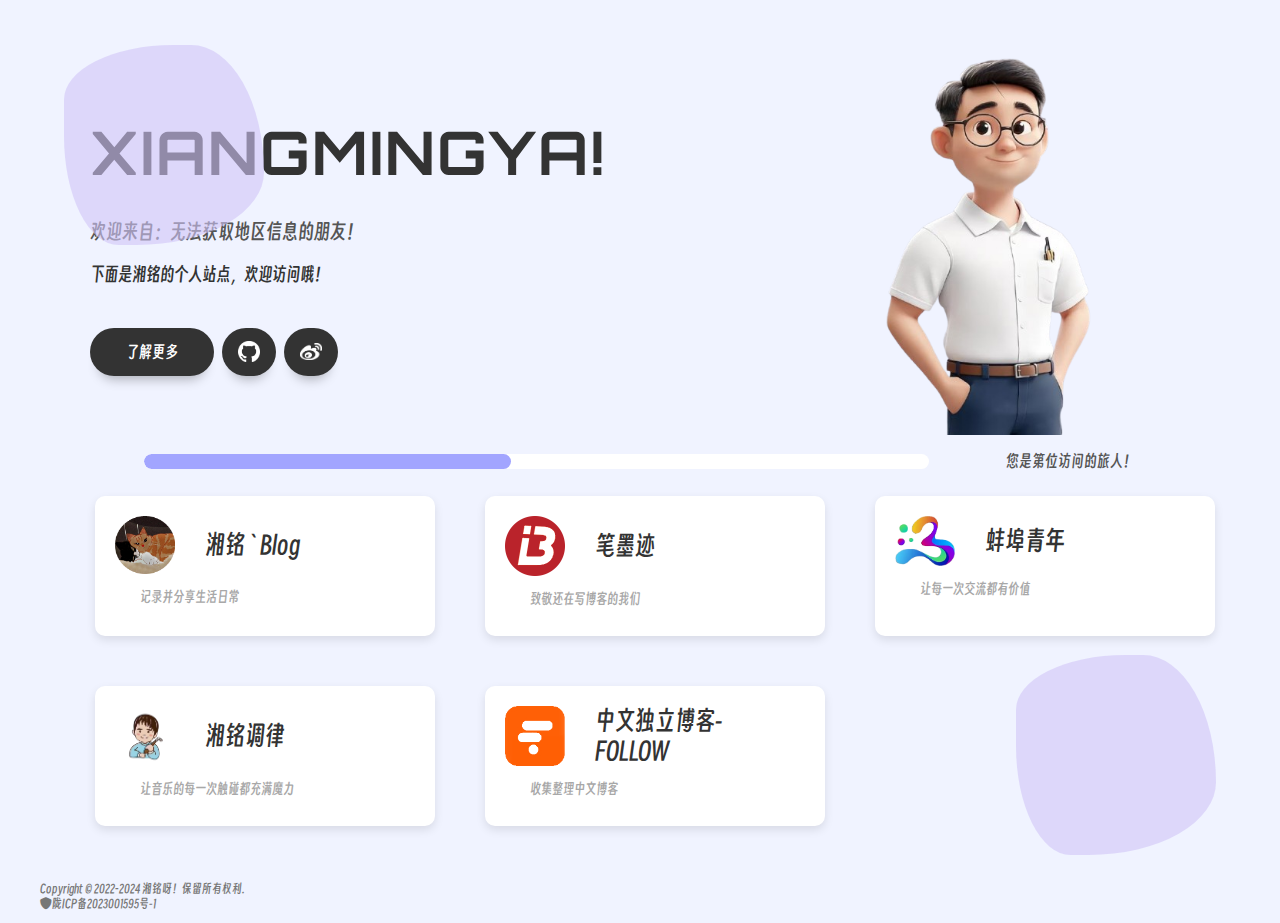
<file: index.html>
<!DOCTYPE html>
<html lang="zh-CN">

<head>
    <meta charset="UTF-8">
    <meta name="viewport" content="width=device-width, initial-scale=1.0">
    <title>欢迎访问湘铭的个人站点</title>
    <link href="https://fonts.googleapis.com/css2?family=Orbitron:wght@500&display=swap" rel="stylesheet">
    <link href="https://cdnjs.cloudflare.com/ajax/libs/font-awesome/6.0.0/css/all.min.css" rel="stylesheet">
    <link href="./css/style.css" rel="stylesheet">
    <script type="text/javascript" src="./js/weizhi.js"></script>
    <script async src="https://npm.elemecdn.com/penndu@1.0.0/bsz.js"></script>

</head>
<body>
    <div class="shape top-left"></div>
    <div class="shape bottom-right"></div>
    <div class="wrapper">
        <div class="container">
            <div class="text-section">
                <h1>XIANGMINGYA!</h1>
                <p class="subheading">欢迎来自：火星的朋友！</p>
                <p class="message">下面是湘铭的个人站点，欢迎访问哦！</p>
                <div class="first-stack-links">
                    <a href="https://xiangming.site/about/" class="about-button" target="_blank">了解更多</a>
                    <a href="https://github.com/xiangmingya" class="about-button social-button" target="_blank">
                        <img src="./img/GitHub-Symbol.png" alt="GitHub-Symbol">
                    </a>
                    <a href="https://weibo.com/u/5257233188" class="about-button social-button" target="_blank">
                        <img src="./img/weibo_logo.png" alt="weibo_logo">
                    </a>
                </div>
            </div>

            <div class="avatar">
                <img src="./img/avatar.png" alt="Avatar Image">
            </div>
        </div>
        <div class="progress-container">
            <div class="progress-bar">
                <div class="progress-bar-fill"></div>
            </div>
            <span class="visitor-count">您是第<p id="busuanzi_value_site_pv"></p>位访问的旅人！</span>
        </div>
        <div class="links">
            <a href="https://xiangming.site/" target="_blank">
                <div class="link-item">
                    <div class="link-item-flix">
                        <img src="./img/icologo.png" alt="Blog Icon">
                        <p>湘铭`Blog</p>
                    </div>
                    <p>记录并分享生活日常</p>
                </div>
            </a>
            <a href="https://blogscn.fun/" target="_blank">
                <div class="link-item">
                    <div class="link-item-flix">
                        <img src="./img/blogscn_icon.png" alt="Writing Icon">
                        <p>笔墨迹</p>
                    </div>
                    <p>致敬还在写博客的我们</p>
                </div>
            </a>
            <a href="https://bbu.org.cn/" target="_blank">
                <div class="link-item">
                    <div class="link-item-flix">
                        <img src="./img/蚌埠青年logo.png" alt="Youth Icon">
                        <p>蚌埠青年</p>
                    </div>
                    <p>让每一次交流都有价值</p>
                </div>
            </a>
            <a href="https://piano.xiangming.site/" target="_blank">
                <div class="link-item">
                    <div class="link-item-flix">
                        <img src="./img/piano.png" alt="Piano Icon">
                        <p>湘铭调律</p>
                    </div>
                    <p>让音乐的每一次触碰都充满魔力</p>
                </div>
            </a>
            <a href="https://app.follow.is/share/lists/70818663604110336" target="_blank">
                <div class="link-item">
                    <div class="link-item-flix">
                        <img src="./img/follow_logo.png" alt="Follow Icon">
                        <p>中文独立博客-FOLLOW</p>
                    </div>
                    <p>收集整理中文博客</p>
                </div>
            </a>
        </div>
        <div class="footer">
            <p>Copyright © 2022-2024 湘铭呀！保留所有权利. <br>
                <a href="https://beian.miit.gov.cn/" class="icon"><i class="fa fa-shield-alt"></i>陇ICP备2023001595号-1</a>
            </p>
        </div>
    </div>
    

</body>

</html>
</file>
<file: css/style.css>
@font-face {
    font-family: 'Smiley Sans';
    src: url('../font/SmileySans-Oblique.otf.woff2') format(woff2);
}
*:focus {
    outline: none;
}
* {
    pointer-events: none;
}
*:active {
    outline: none;
}
body {
    margin: 0;
    padding: 0;
    font-family: Smiley Sans, Arial, sans-serif;
    background-color: #f0f3ff;
    color: #333;
    overflow: auto;
}

a {
    text-decoration: none;
    /* 去除下划线 */
    color: inherit;
    /* 继承父元素的颜色 */
}

.wrapper {
    max-width: 1200px;
    margin: 0 auto;
}

.container {
    display: flex;
    justify-content: space-between;
    align-items: center;
    padding: 50px 50px 12px;
}

.text-section {
    max-width: 60%;
}

h1 {
    font-family: 'Orbitron', sans-serif;
    font-size: 60px;
    letter-spacing: 2px;
    margin: 0;
    padding-bottom: 20px;
}

.subheading {
    font-size: 20px;
    margin-top: 10px;
    color: #555;
}

.message {
    font-size: 18px;
    margin-top: 10px;
    color: #333;
}

.first-stack-links {
    display: flex;
    flex-wrap: wrap;
}

a.about-button {
    display: flex;
    padding: 0 36px;
    background: #333;
    color: #ffffff;
    border-radius: 29px;
    box-shadow: 0 12px 12px -9px rgba(0, 0, 0, .29);
    margin-top: 25px;
    width: fit-content;
    transition: ease-in-out .3s;
    white-space: nowrap;
    align-items: center;
    justify-content: center;
    height: 48px;
}

.about-button.social-button {
    margin-left: 8px;
    padding: 0 16px;
}

.about-button.social-button i {
    font-size: 20px;
    line-height: 1;
    min-width: 20px;
}

a.about-button:hover {
    background: #a2a5ff;
    box-shadow: 0 12px 12px -9px rgba(5, 51, 137, .29);
}

.social-button img {
    width: 22px;
}

.avatar {
    max-width: 35%;
}

.avatar img {
    width: 100%;
}

.progress-container {
    display: flex;
    justify-content: space-around;
    align-items: center;
    padding: 0 75px;
}

.progress-bar {
    width: 70%;
    height: 15px;
    background-color: #ffffff;
    border-radius: 15px;
    overflow: hidden;
    padding-right: 50px;
}

.progress-bar-fill {
    width: 50%;
    height: 100%;
    background-color: #a2a5ff;
    border-radius: 15px;
}

.visitor-count {
    font-size: 16px;
    color: #555;
    margin-left: 20px;
    white-space: nowrap;
}

#busuanzi_value_site_pv {
    display: inline;
}

.links {
    display: flex;
    flex-wrap: wrap;
    /* 允许子元素在需要时换行 */
    justify-content: flex-start;
    /* 子元素在主轴上从开始位置对齐 */
    margin-left: 30px;
}

.link-item {
    width: 300px;
    height: 100px;
    margin: 25px;
    padding: 20px;
    border-radius: 10px;
    background-color: #fff;
    box-shadow: 0 4px 10px rgba(0, 0, 0, 0.1);
    transition: all 0.3s ease;
}

.link-item:hover {
    transform: scale(1.05);
    box-shadow: 0 6px 15px rgba(0, 0, 0, 0.2);
}

.link-item-flix {
    display: flex;
    /* 使用 flexbox 进行水平布局 */
    align-items: center;
    /* 让图片和文本垂直居中对齐 */
    margin-bottom: 10px;
    /* 与下方内容的间距 */
}

.link-item img {
    width: 60px;
    margin-right: 10px;
}

.link-item-flix p {
    font-size: 25px;
    margin: 0 20px;
}

.link-item>p {
    font-size: 14px;
    color: #a8a8a8;
    margin-left: 25px;
}

.footer {
    margin-top: 30px;
    font-size: 12px;
    color: #777;
}

.footer a {
    color: #777;
    text-decoration: none;
}

.shape {
    position: fixed;
    width: 200px;
    /* 设置宽度 */
    height: 200px;
    /* 设置高度 */
    background-color: #d1c4f7;
    animation: float 6s ease-in-out infinite, morph 8s ease-in-out infinite;
    opacity: 0.6;
    border-radius: 60% 40% 70% 30% / 30% 70% 40% 60%;
    /* 设置初始不规则形状 */
}


/* 位置 */
.top-left {
    top: 5%;
    left: 5%;
}

.bottom-right {
    bottom: 5%;
    right: 5%;
    /* animation-delay: 3s; */
}

/* 浮动动画 */
@keyframes float {

    0%,
    100% {
        transform: translateY(0px) translateX(0px);
    }

    50% {
        transform: translateY(-20px) translateX(10px);
    }
}

/* 边缘变化动画 */
@keyframes morph {
    0% {
        border-radius: 50% 50% 60% 40% / 40% 60% 40% 60%;
    }

    25% {
        border-radius: 40% 60% 50% 50% / 60% 40% 60% 40%;
    }

    50% {
        border-radius: 60% 40% 40% 60% / 50% 50% 60% 40%;
    }

    75% {
        border-radius: 50% 50% 40% 60% / 60% 40% 50% 50%;
    }

    100% {
        border-radius: 50% 50% 60% 40% / 40% 60% 40% 60%;
    }
}
</file>
